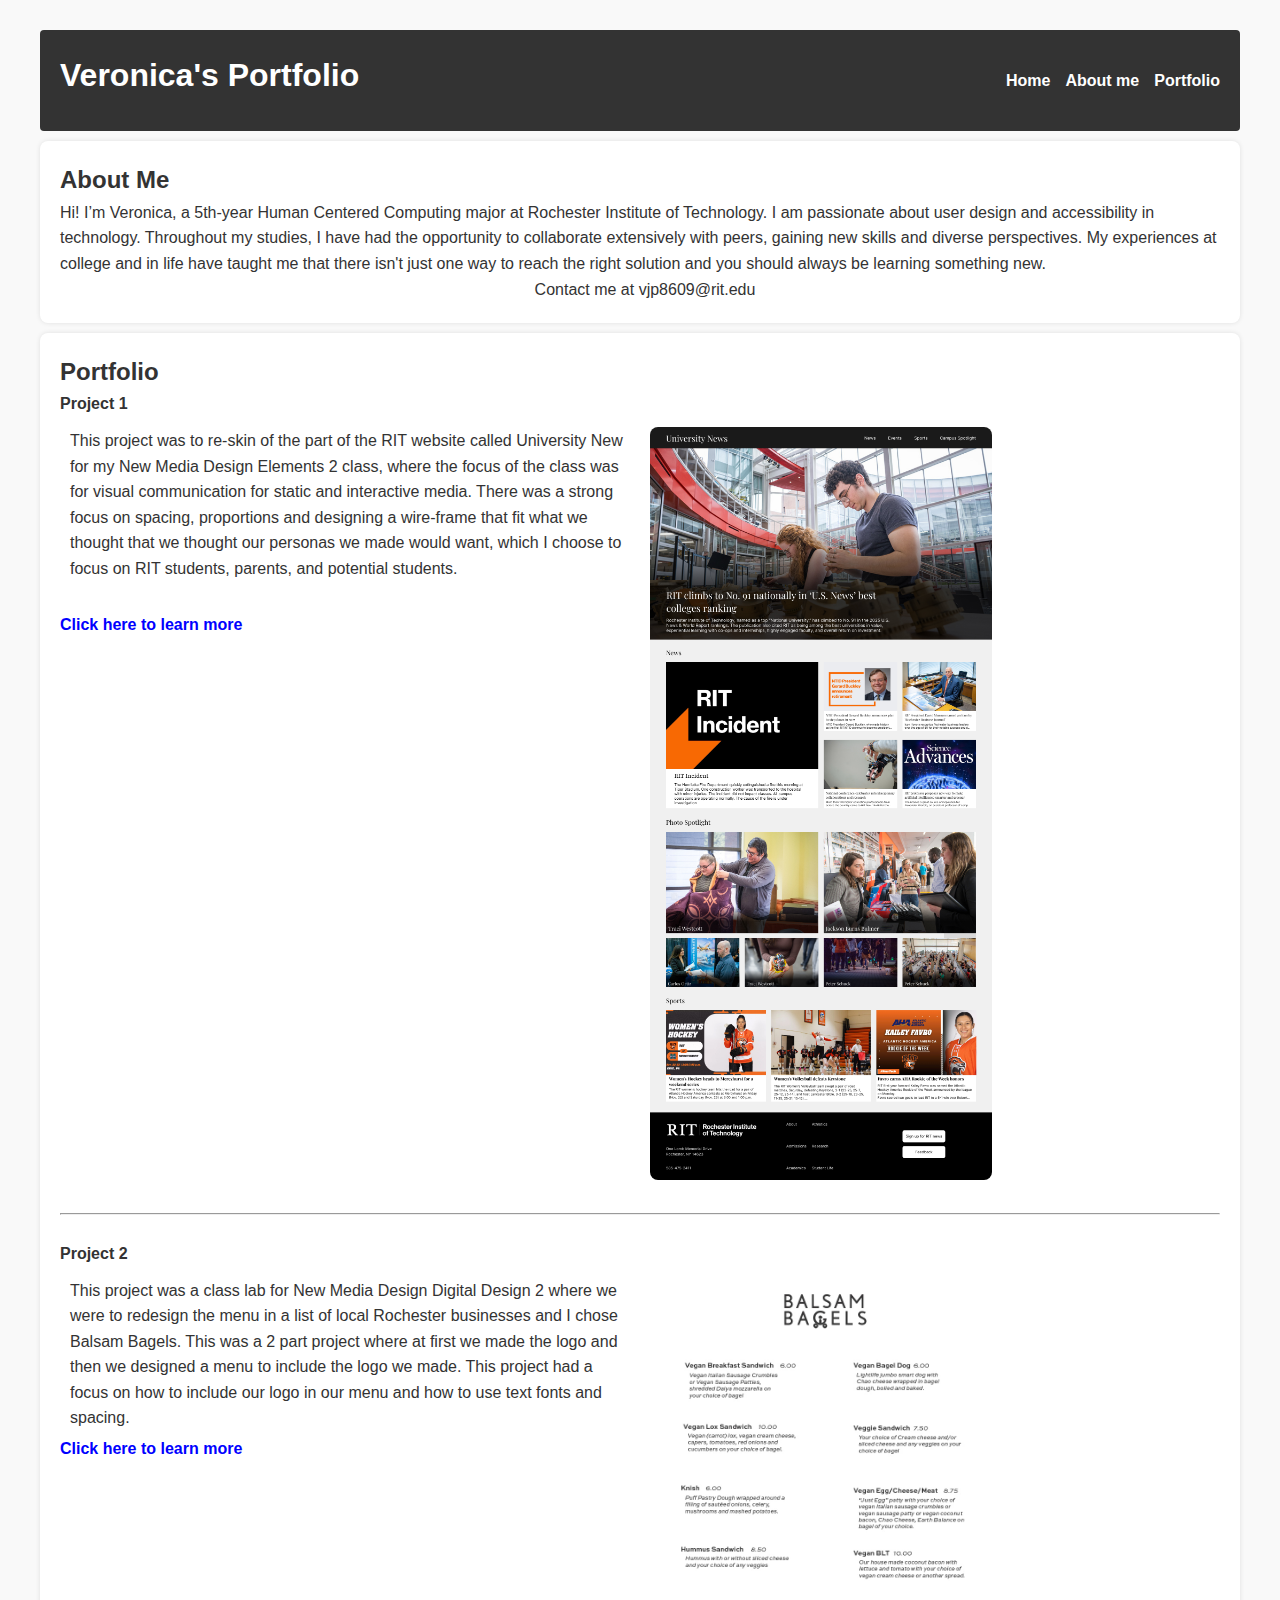
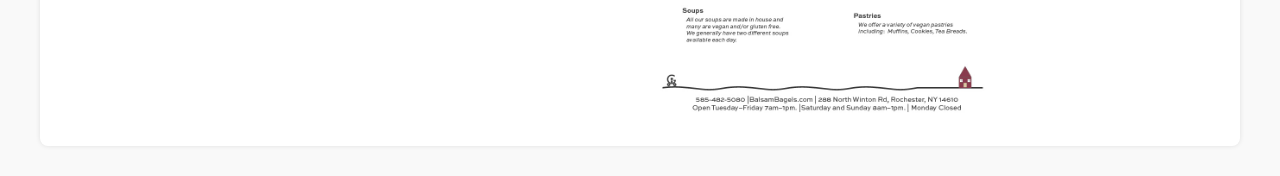
<file: index.html>
<!DOCTYPE html>
<html>
<head>
    <meta charset="UTF-8" />
    <title>Portfolio</title>
    <link rel="stylesheet" href="style.css"/>
</head>
<body>
    <header><h1>Veronica's Portfolio</h1><nav><a href="index.html">Home</a><a href="#about">About me</a><a href="#portfolio">Portfolio</a>
    </nav>
    </header>
    <section id="about">
            <h2>About Me</h2>
            Hi! I’m Veronica, a 5th-year Human Centered Computing major at Rochester Institute of Technology. I am passionate about user design and accessibility in technology. Throughout my studies, I have had the opportunity to collaborate extensively with peers, gaining new skills and diverse perspectives. My experiences at college and in life have taught me that there isn't just one way to reach the right solution and you should always be learning something new.
            <p style="text-align: center;">Contact me at vjp8609@rit.edu</p>
    </section>
    <section id="portfolio">
        <h2>Portfolio</h2>
    <h4>Project 1</h4>
        <div class="row">
            <div class="column">
                <p>This project was to re-skin of the part of the RIT website called University New for my New Media Design Elements 2 class, where the focus of the class was for visual communication for static and interactive media. There was a strong focus on spacing, proportions and designing a wire-frame that fit what we thought that we thought our personas we made would want, which I choose to focus on RIT students, parents, and potential students.</p>
            <br>
            <a class="item" href="otherpages/project_1.html">Click here to learn more</a>
            </div>
            <div class="column">
                <img style="width: 60%;"src="images/redesign.jpg" alt="A menu from Balsam Bagels featuring vegan options such as a Vegan Breakfast Sandwich, Vegan Bagel Dog, Vegan Lox Sandwich, and more. The menu lists prices and includes descriptions like 'Vegan Sausage Crumbles' and 'Chao cheese,' along with a note that soups and pastries are available.">
            </div>
          </div>
        <br>
        <hr>
        <br>
        <h4>Project 2</h4>
        <div class="row">
            <div class="column">
                <p>This project was a class lab for New Media Design Digital Design 2 where we were to redesign the menu in a list of local Rochester businesses and I chose Balsam Bagels. This was a 2 part project where at first we made the logo and then we designed a menu to include the logo we made. This project had a focus on how to include our logo in our menu and how to use text fonts and spacing.</p>
            <a class="item" href="otherpages/project_2.html">Click here to learn more</a>
            </div>
            <div class="column">
                <img style="width: 60%;"src="images/Balsam_Bagels.jpg" alt=" A menu design for Balsam Bagels featuring vegan options such as a Vegan Breakfast Sandwich, Vegan Bagel Dog, Vegan Lox Sandwich, and more. The menu lists prices and includes descriptions like 'Vegan Sausage Crumbles' and 'Chao cheese,'' along with a note that soups and pastries are available.">
            </div>
          </div>
    </section>
</body>
</html>
</file>
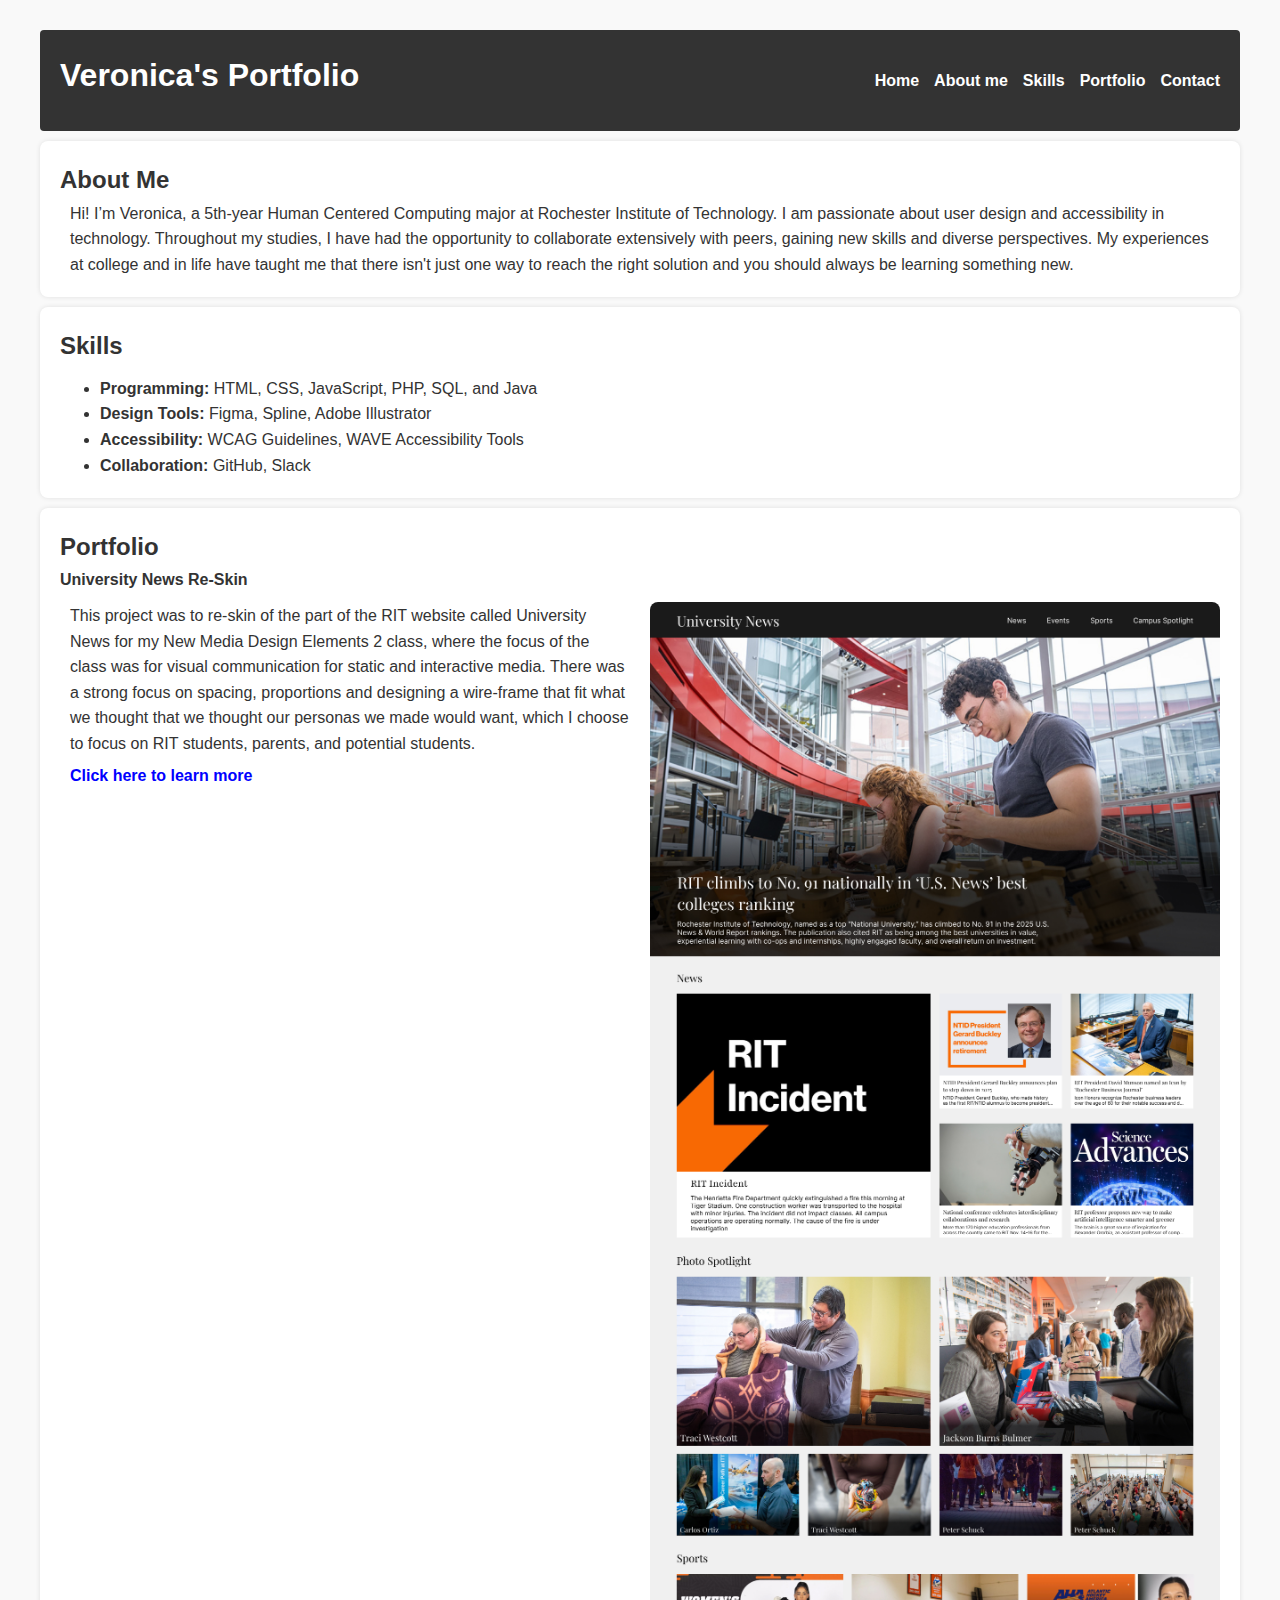
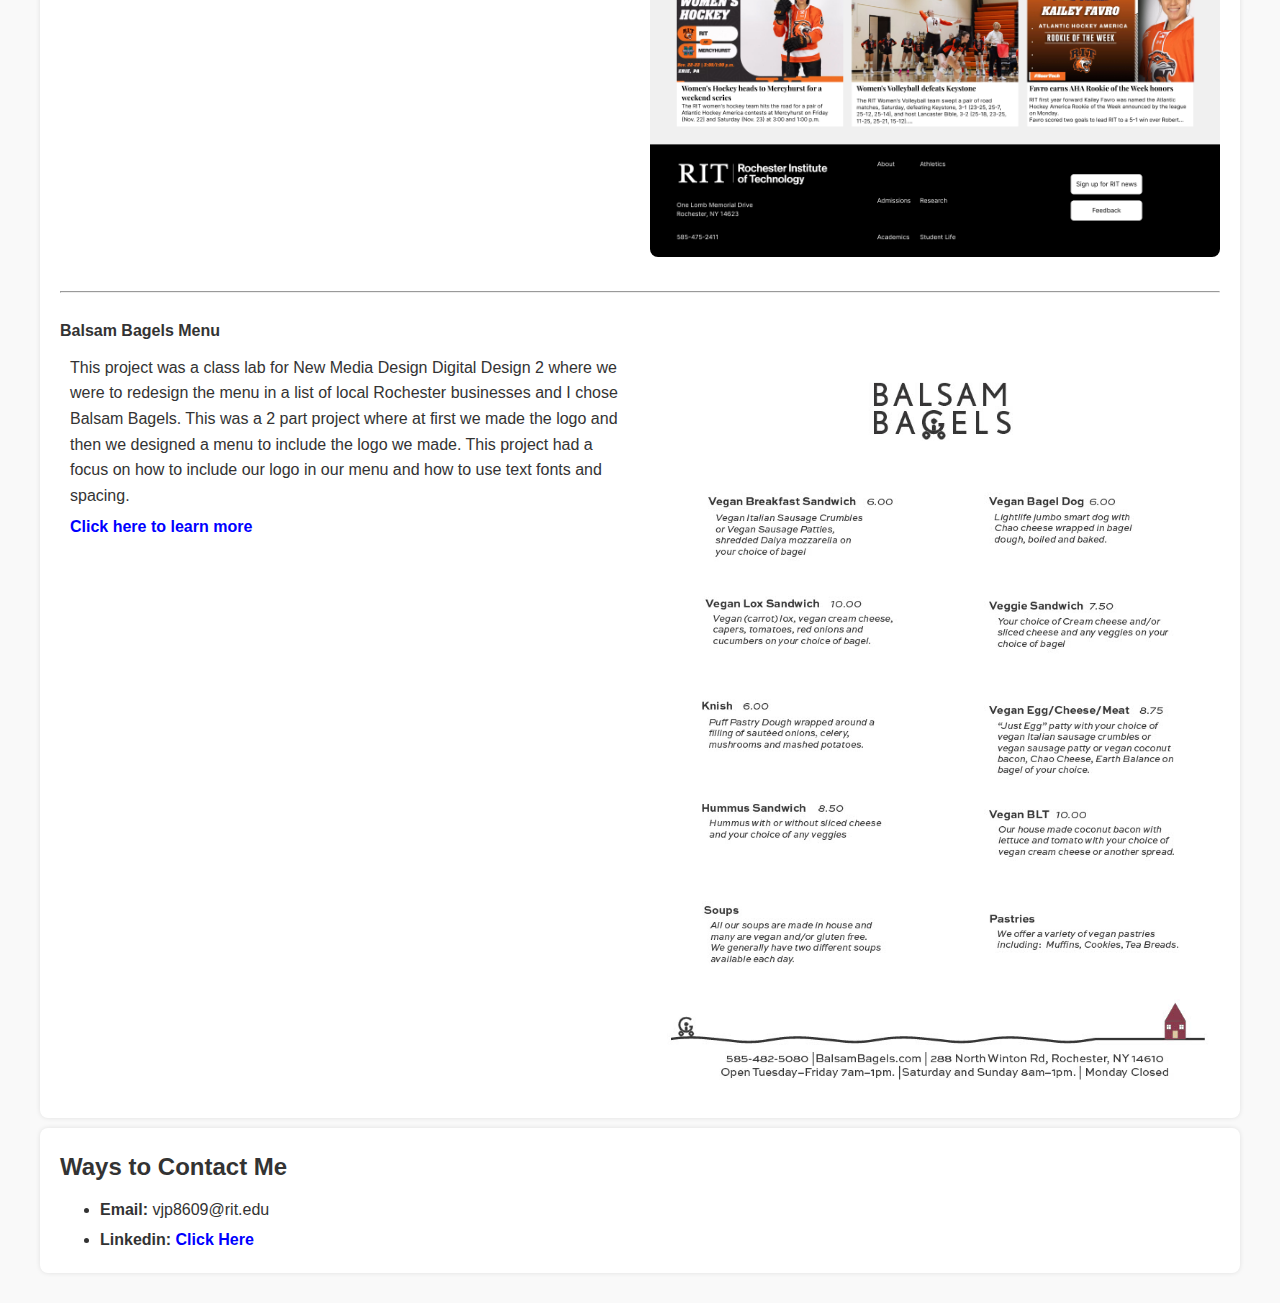
<file: Main.html>
<!DOCTYPE html>
<html>
<head>
    <meta charset="UTF-8" />
    <title>Portfolio</title>
    <link rel="stylesheet" href="style.css"/>
</head>
<body>
    <header><h1>Veronica's Portfolio</h1><nav><a href="/portfolio/Main.html">Home</a><a href="#about">About me</a><a href="#skills">Skills</a><a href="#portfolio">Portfolio</a><a href="#contact">Contact</a>
    </nav>
    </header>
    <section id="about">
            <h2>About Me</h2>
            <p>Hi! I’m Veronica, a 5th-year Human Centered Computing major at Rochester Institute of Technology. I am passionate about user design and accessibility in technology. Throughout my studies, I have had the opportunity to collaborate extensively with peers, gaining new skills and diverse perspectives. My experiences at college and in life have taught me that there isn't just one way to reach the right solution and you should always be learning something new.
    </p></section>   
    <section id="skills">
        <h2>Skills</h2>
        <ul>
          <li><strong>Programming:</strong> HTML, CSS, JavaScript, PHP, SQL, and Java</li>
          <li><strong>Design Tools:</strong> Figma, Spline, Adobe Illustrator</li>
          <li><strong>Accessibility:</strong> WCAG Guidelines, WAVE Accessibility Tools</li>
          <li><strong>Collaboration:</strong> GitHub, Slack</li>
        </ul>
      </section>
    <section id="portfolio">
        <h2>Portfolio</h2>
    <h4>University News Re-Skin</h4>
        <div class="row">
            <div class="column">
                <p>This project was to re-skin of the part of the RIT website called University News for my New Media Design Elements 2 class, where the focus of the class was for visual communication for static and interactive media. There was a strong focus on spacing, proportions and designing a wire-frame that fit what we thought that we thought our personas we made would want, which I choose to focus on RIT students, parents, and potential students.</p>
            <a style="padding-left: 10px; padding-top: 1px;" class="item" href="project_1.html">Click here to learn more</a>
            </div>
            <div class="column">
                <img src="images/redesign.jpg" alt="Image of the redesign for Rochester Institute of Technology University News webpage. The top section features a large banner photo of students working on a project in a modern campus building, with the headline 'RIT climbs to No. 91 nationally in ‘U.S. News’ best colleges ranking.' Below that are sections titled 'News,' 'Photo Spotlight,' and 'Sports.' News articles cover a campus fire incident, retirement of NTID President Gerard Buckley, a national conference on research collaboration, and new AI research by an RIT professor. The Photo Spotlight includes various campus life and event photos. The Sports section highlights upcoming women’s hockey games, volleyball wins, and Kailey Favro earning Rookie of the Week honors. The footer includes contact details for RIT and links to various institutional pages like Admissions, Athletics, and Student Life.">
            </div>
          </div>
        <br>
        <hr>
        <br>
        <h4>Balsam Bagels Menu</h4>
        <div class="row">
            <div class="column">
                <p>This project was a class lab for New Media Design Digital Design 2 where we were to redesign the menu in a list of local Rochester businesses and I chose Balsam Bagels. This was a 2 part project where at first we made the logo and then we designed a menu to include the logo we made. This project had a focus on how to include our logo in our menu and how to use text fonts and spacing.</p>
            <a style="padding-left: 10px; padding-top: 1px;" class="item" href="project_2.html">Click here to learn more</a>
            </div>
            <div class="column">
                <img src="images/Balsam_Bagels.jpg" alt=" A menu design for Balsam Bagels featuring vegan options such as a Vegan Breakfast Sandwich, Vegan Bagel Dog, Vegan Lox Sandwich, and more. The menu lists prices and includes descriptions like 'Vegan Sausage Crumbles' and 'Chao cheese,'' along with a note that soups and pastries are available.">
            </div>
          </div>
    </section>
    <section id="contact">
        <h2>Ways to Contact Me</h2>
        <ul>
          <li><strong>Email:</strong> vjp8609@rit.edu</li>
          <li><strong>Linkedin:</strong> <a class="item" href="https://www.linkedin.com/in/veronica-petti"> Click Here</a></li>
        </ul>
      </section>
</body>
</html>
</file>
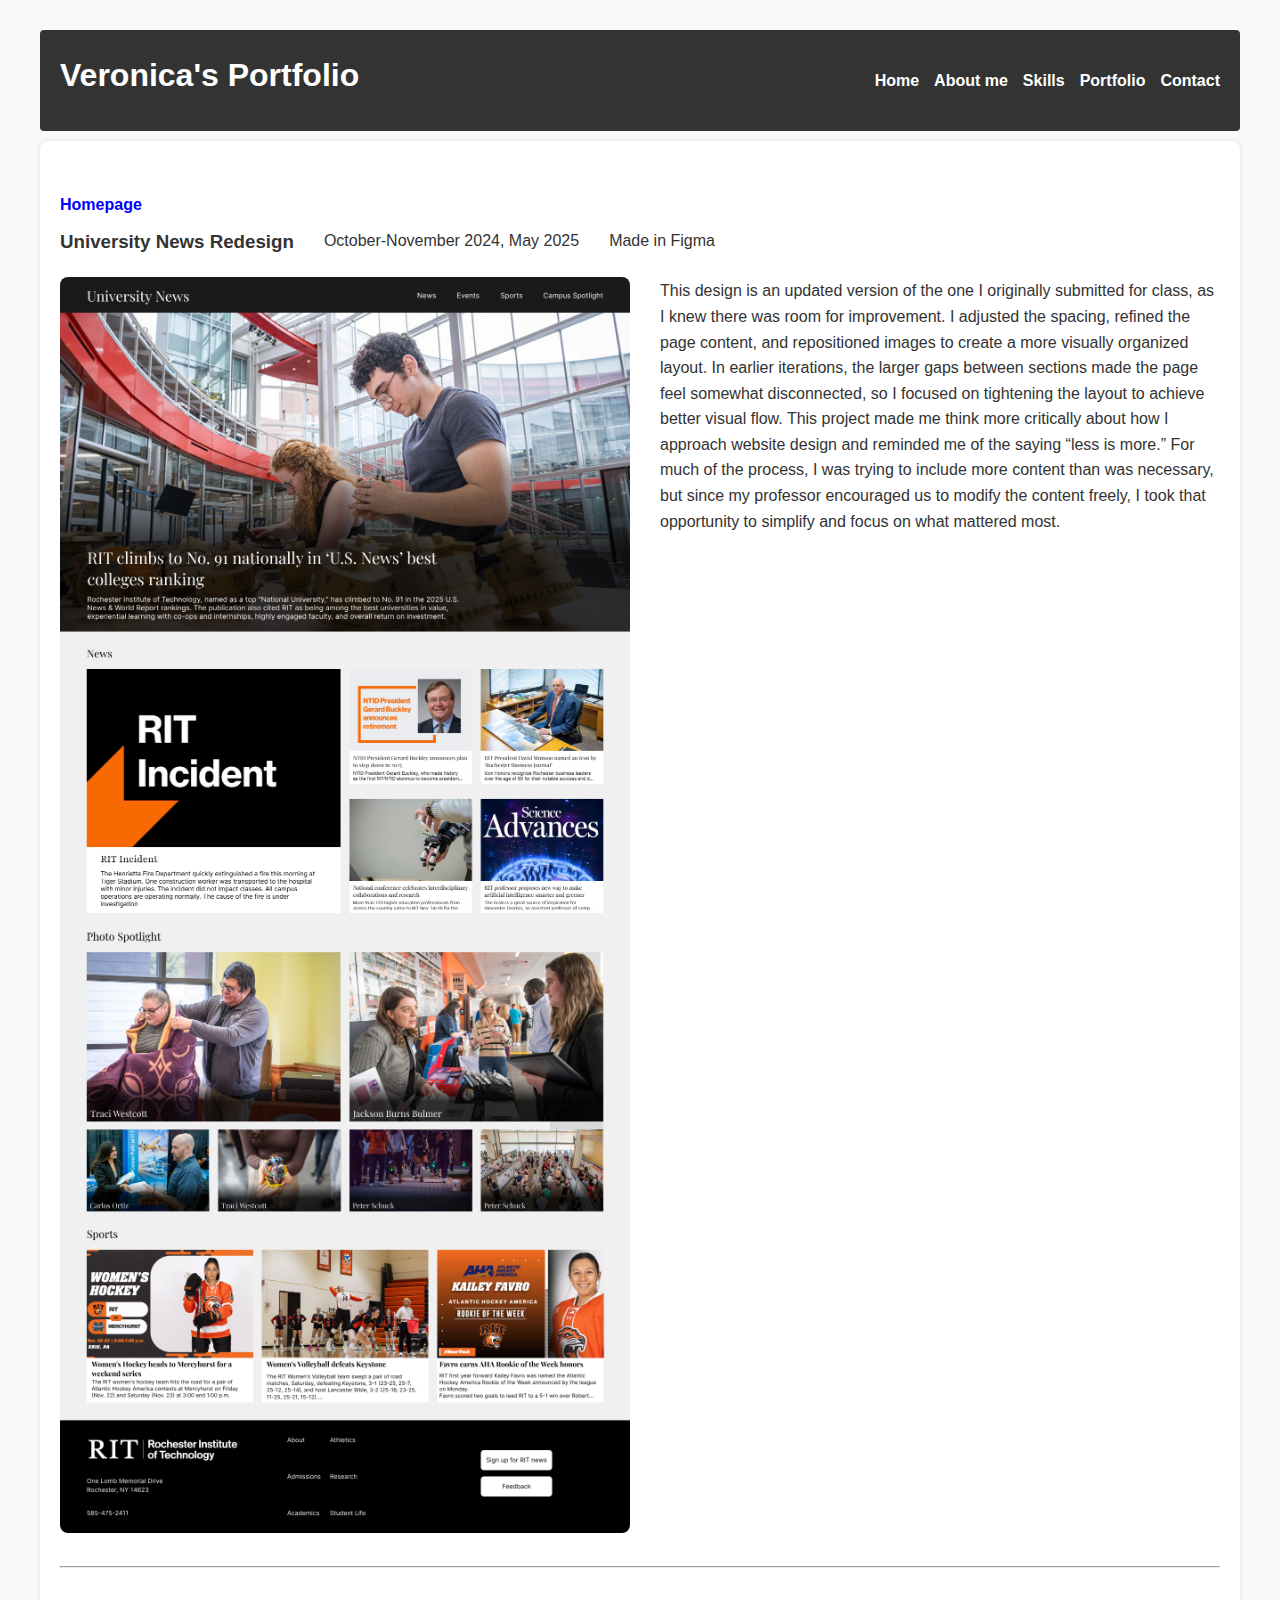
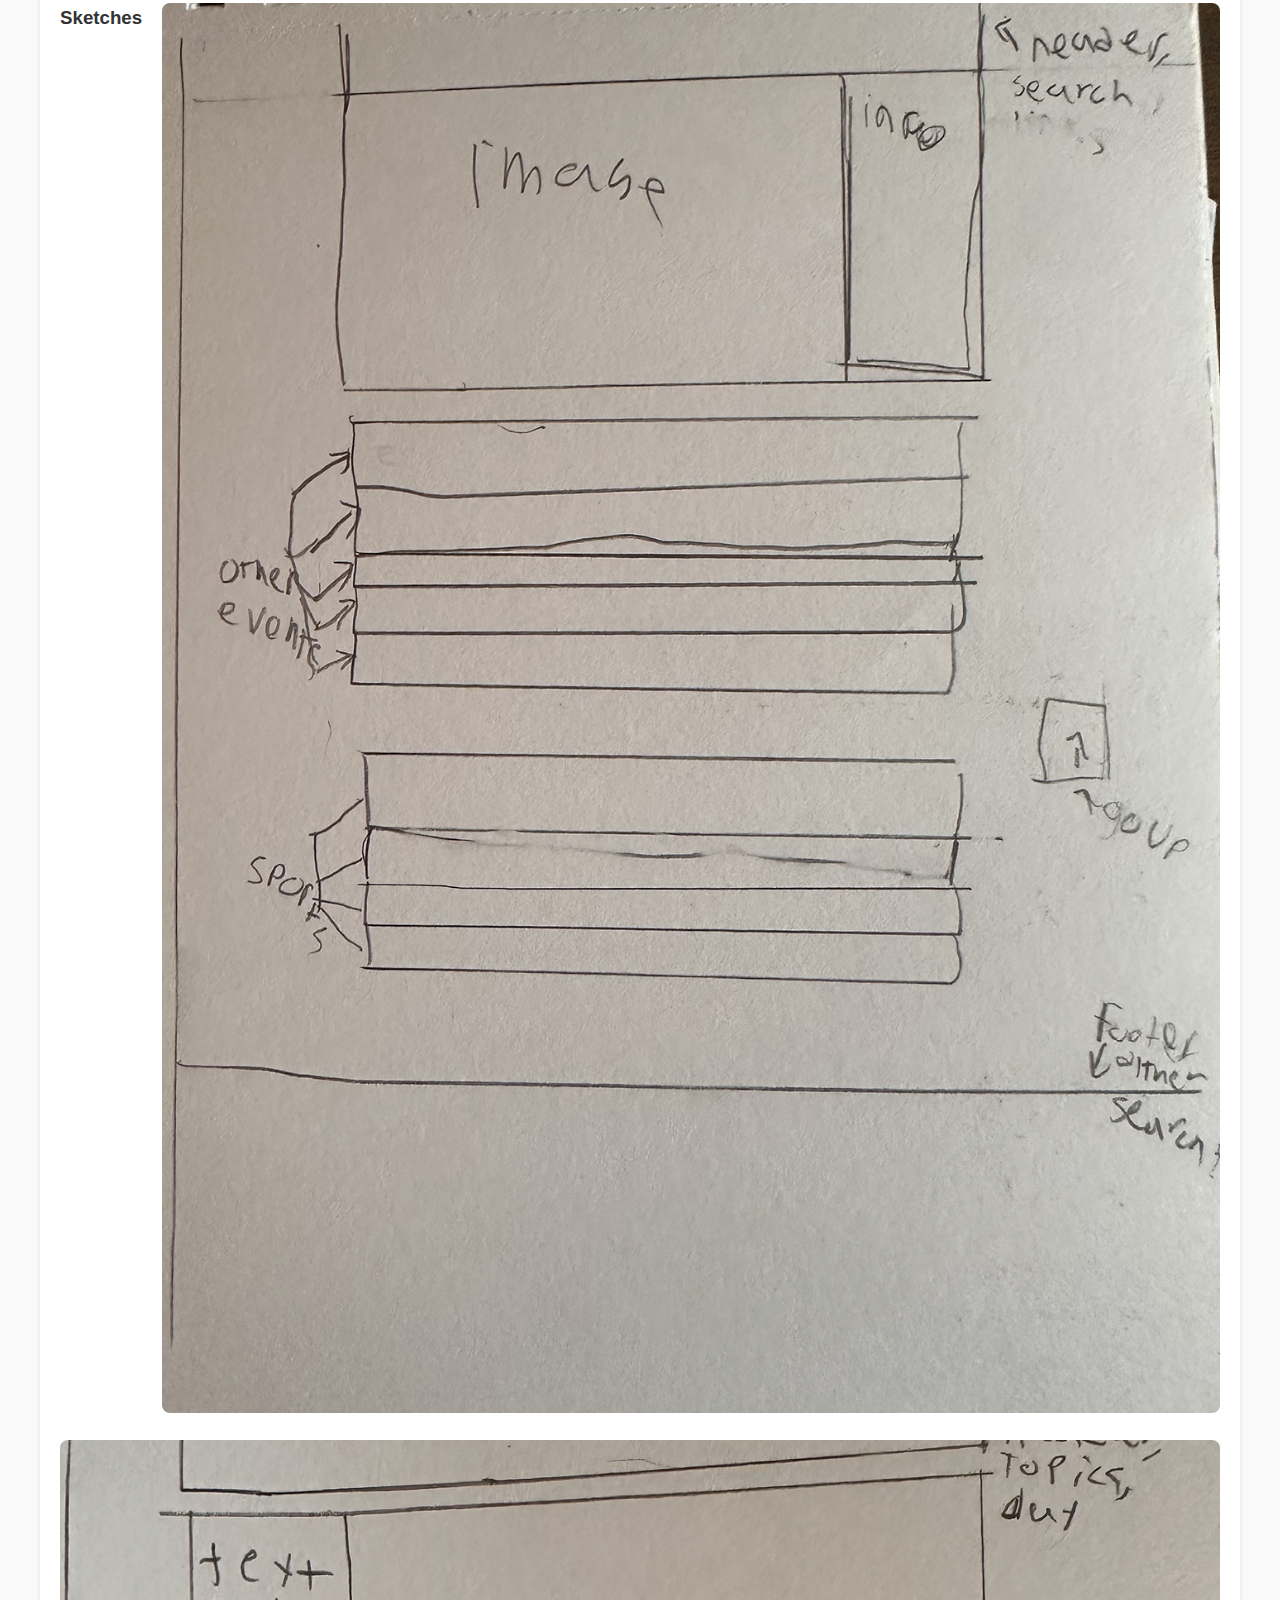
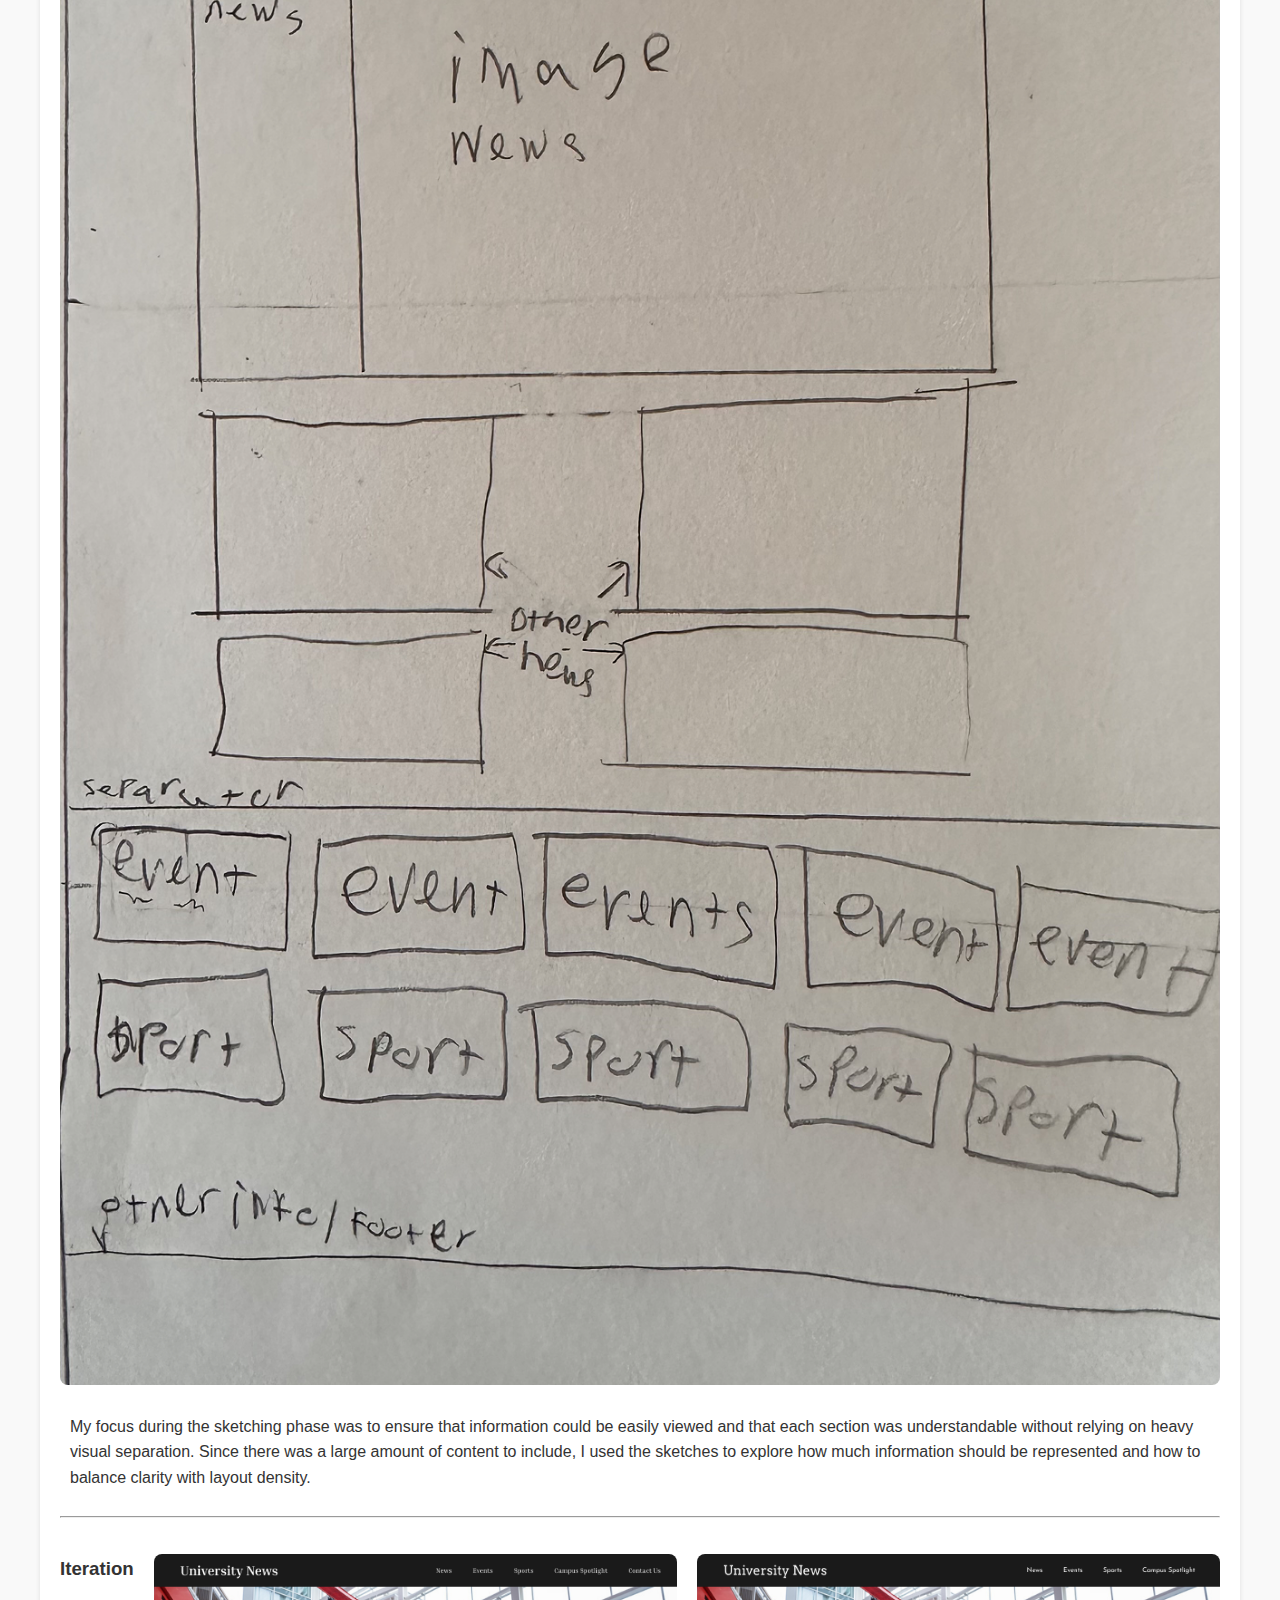
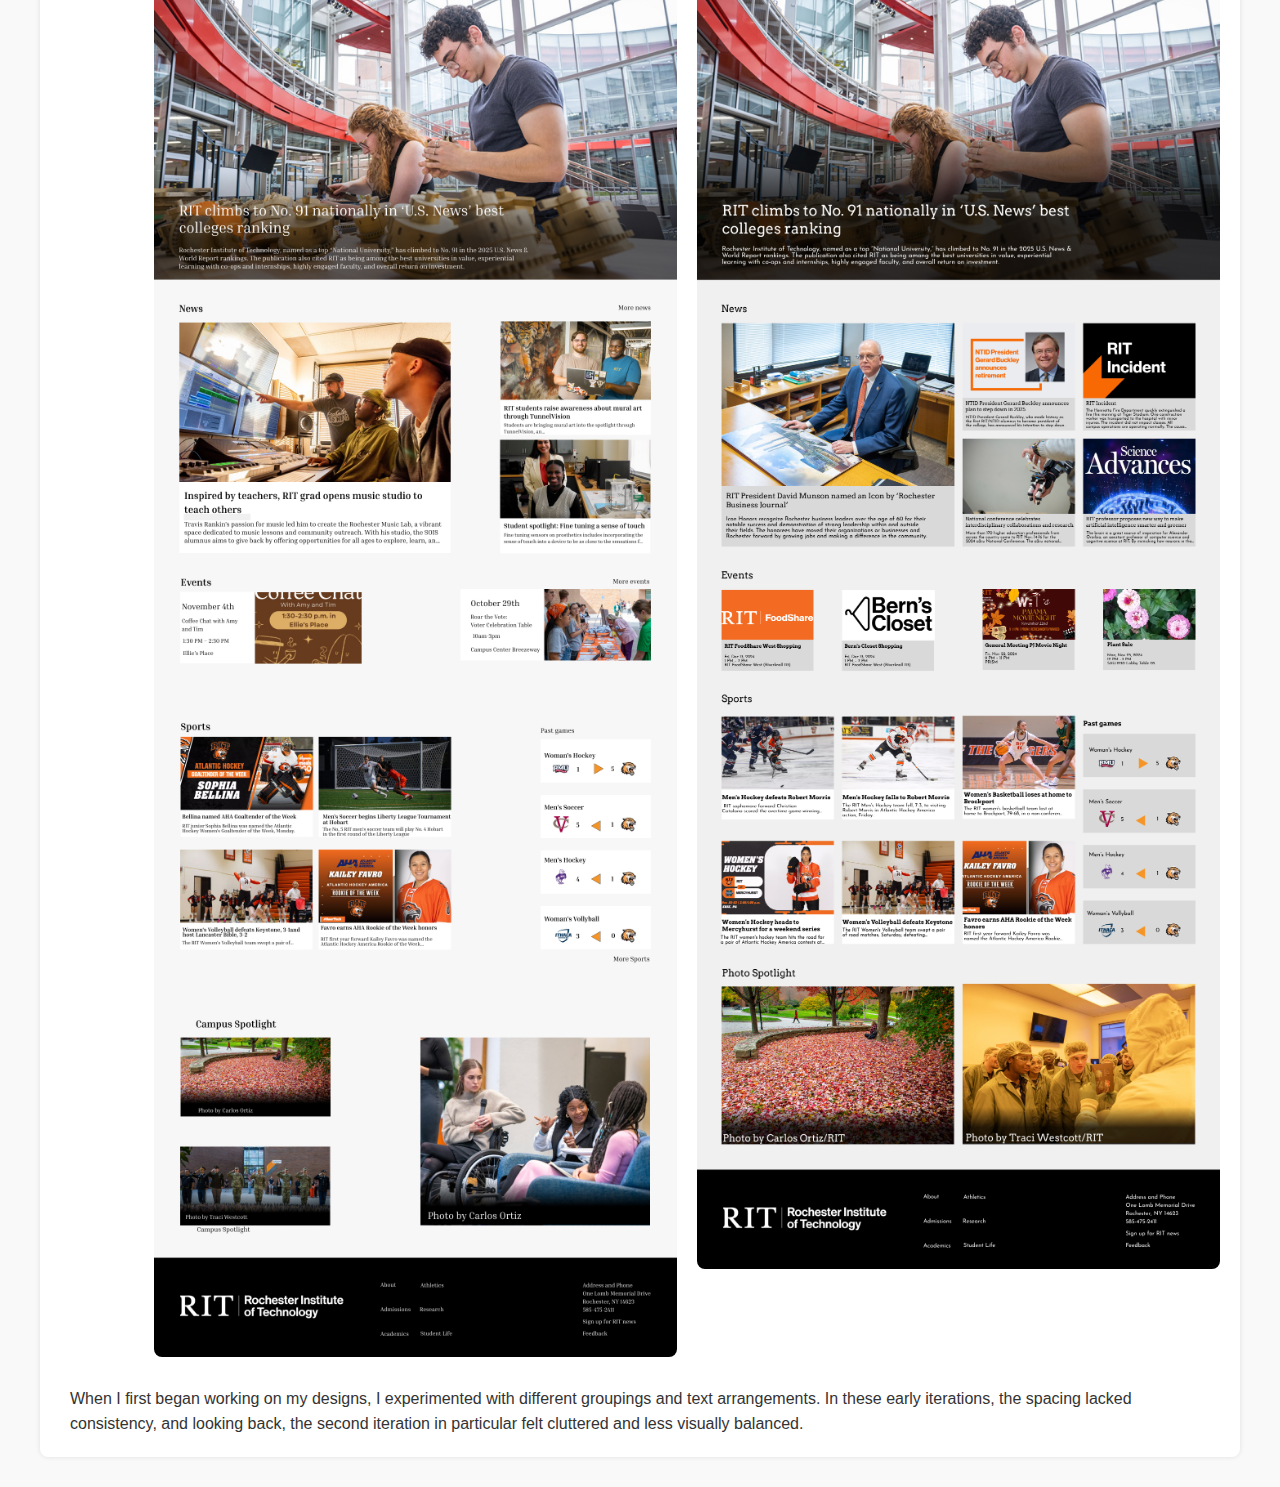
<file: project_1.html>
<!DOCTYPE html>
<html>
<head>
    <meta charset="UTF-8" />
    <title>project 1</title>
    <link rel="stylesheet" href="style.css"/>
</head>
<body>
    <header><h1>Veronica's Portfolio</h1><nav><a href="/portfolio/Main.html">Home</a><a href="/portfolio/Main.html#about">About me</a><a href="/portfolio/Main.html#skills">Skills</a><a href="/portfolio/Main.html#portfolio">Portfolio</a><a href="/portfolio/Main.html#contact">Contact</a>
    </nav>
    </header>
    <section>
        <br>
        <a class="item" href="/portfolio/Main.html">Homepage</a>
        <br>
        <div class="row">
             <h3>University News Redesign</h3>
             <p>October-November 2024, May 2025</p>
            <p>Made in Figma</p>
             <br>
            <div class="column">
                <img src="images/redesign.jpg" alt="Image of the redesign for Rochester Institute of Technology University News webpage. The top section features a large banner photo of students working on a project in a modern campus building, with the headline 'RIT climbs to No. 91 nationally in ‘U.S. News’ best colleges ranking.' Below that are sections titled 'News,' 'Photo Spotlight,' and 'Sports.' News articles cover a campus fire incident, retirement of NTID President Gerard Buckley, a national conference on research collaboration, and new AI research by an RIT professor. The Photo Spotlight includes various campus life and event photos. The Sports section highlights upcoming women’s hockey games, volleyball wins, and Kailey Favro earning Rookie of the Week honors. The footer includes contact details for RIT and links to various institutional pages like Admissions, Athletics, and Student Life.">
            </div>
            <div class="column">
                <p>This design is an updated version of the one I originally submitted for class, as I knew there was room for improvement. I adjusted the spacing, refined the page content, and repositioned images to create a more visually organized layout. In earlier iterations, the larger gaps between sections made the page feel somewhat disconnected, so I focused on tightening the layout to achieve better visual flow. This project made me think more critically about how I approach website design and reminded me of the saying “less is more.” For much of the process, I was trying to include more content than was necessary, but since my professor encouraged us to modify the content freely, I took that opportunity to simplify and focus on what mattered most.</p>
            </div>
          </div>
          <br>
          <hr>
          <br>
        <div class="row">
            <h3>Sketches</h3>
            <div class="column">
                <img src="images/redesign_sketch_1.png" alt="A hand-drawn wireframe of a website layout. At the top, a large rectangular section labeled 'Image' is positioned next to a smaller box labeled 'info' with 'news,'' 'search,' and 'links' noted beside it. Below this are two horizontal content blocks: the first is labeled 'other events' with stacked rectangular sections, and the second is labeled 'sports' with a similar stacked layout. A small icon resembling an upward arrow is labeled “go up,” suggesting a scroll-to-top button. At the bottom, there is a 'Footer' area with a note 'other,'' indicating additional information or links.">
            </div>
            <div class="column">
                <img src="images/redesign_sketch_2.png" alt="A sketched layout for a news-based webpage. The top section includes a header area labeled 'logo, header, topics, date' with a search icon. Below it, a large 'image news' section is accompanied by a narrow 'text news' column on the left. The next row contains multiple rectangles labeled “other news.” A separating line divides this from a grid layout featuring boxes labeled “event” and “sport” arranged in two rows. At the bottom, there's a footer section labeled 'footer/search?.'">
            </div>
            <p>My focus during the sketching phase was to ensure that information could be easily viewed and that each section was understandable without relying on heavy visual separation. Since there was a large amount of content to include, I used the sketches to explore how much information should be represented and how to balance clarity with layout density.</p>
          </div>
          <br>
          <hr>
          <br>
          <div class="row">
            <h3>Iteration</h3>
            <div class="column">
                <img src="images/redesign_iteration1.jpg" alt="An image of a design made for the Rochester Institute of Technology University News webpage. The top section features a large banner photo of two students working on mechanical parts in a bright, modern campus building, with the headline “RIT climbs to No. 91 nationally in ‘U.S. News’ best colleges ranking.” Below the banner are sections titled “News,” “Events,” “Sports,” and “Campus Spotlight.” The News section highlights a story about an RIT graduate opening a music studio and smaller articles about mural art and prosthetics research. The Events section lists a Coffee Chat on November 4th and a Voter Celebration Table on October 29th. The Sports section showcases women’s hockey and volleyball games, as well as Kailey Favro and Sophia Bellina receiving AHA honors. The Campus Spotlight displays photos of students and campus scenes. The footer contains RIT contact information and links to pages for Admissions, Research, and Student Life.">
            </div>
            <div class="column">
                <img src="images/redesign_iteration2.jpg" alt="An image of a design made for for the Rochester Institute of Technology University News webpage. The top section features the same banner photo of two students working on a project in a modern academic space, with the headline “RIT climbs to No. 91 nationally in ‘U.S. News’ best colleges ranking.” Below that, the layout displays sections titled “News,” “Events,” “Sports,” and “Photo Spotlight.” The News section includes stories about RIT President David Munson being recognized by the Rochester Business Journal, NTID President Gerard Buckley’s retirement, a campus incident report, research collaborations, and advances in artificial intelligence. The Events section highlights campus programs such as RIT FoodShare, Bern’s Closet Shopping, a pajama movie night, and a plant sale. The Sports section covers men’s and women’s hockey, volleyball, and basketball games, with a sidebar showing recent game scores. The Photo Spotlight features campus life and lab images. The footer lists RIT’s address, contact number, and institutional links.">
            </div>
            <p>When I first began working on my designs, I experimented with different groupings and text arrangements. In these early iterations, the spacing lacked consistency, and looking back, the second iteration in particular felt cluttered and less visually balanced.</p>
          </div>
</section>
</body>
</html>
</file>
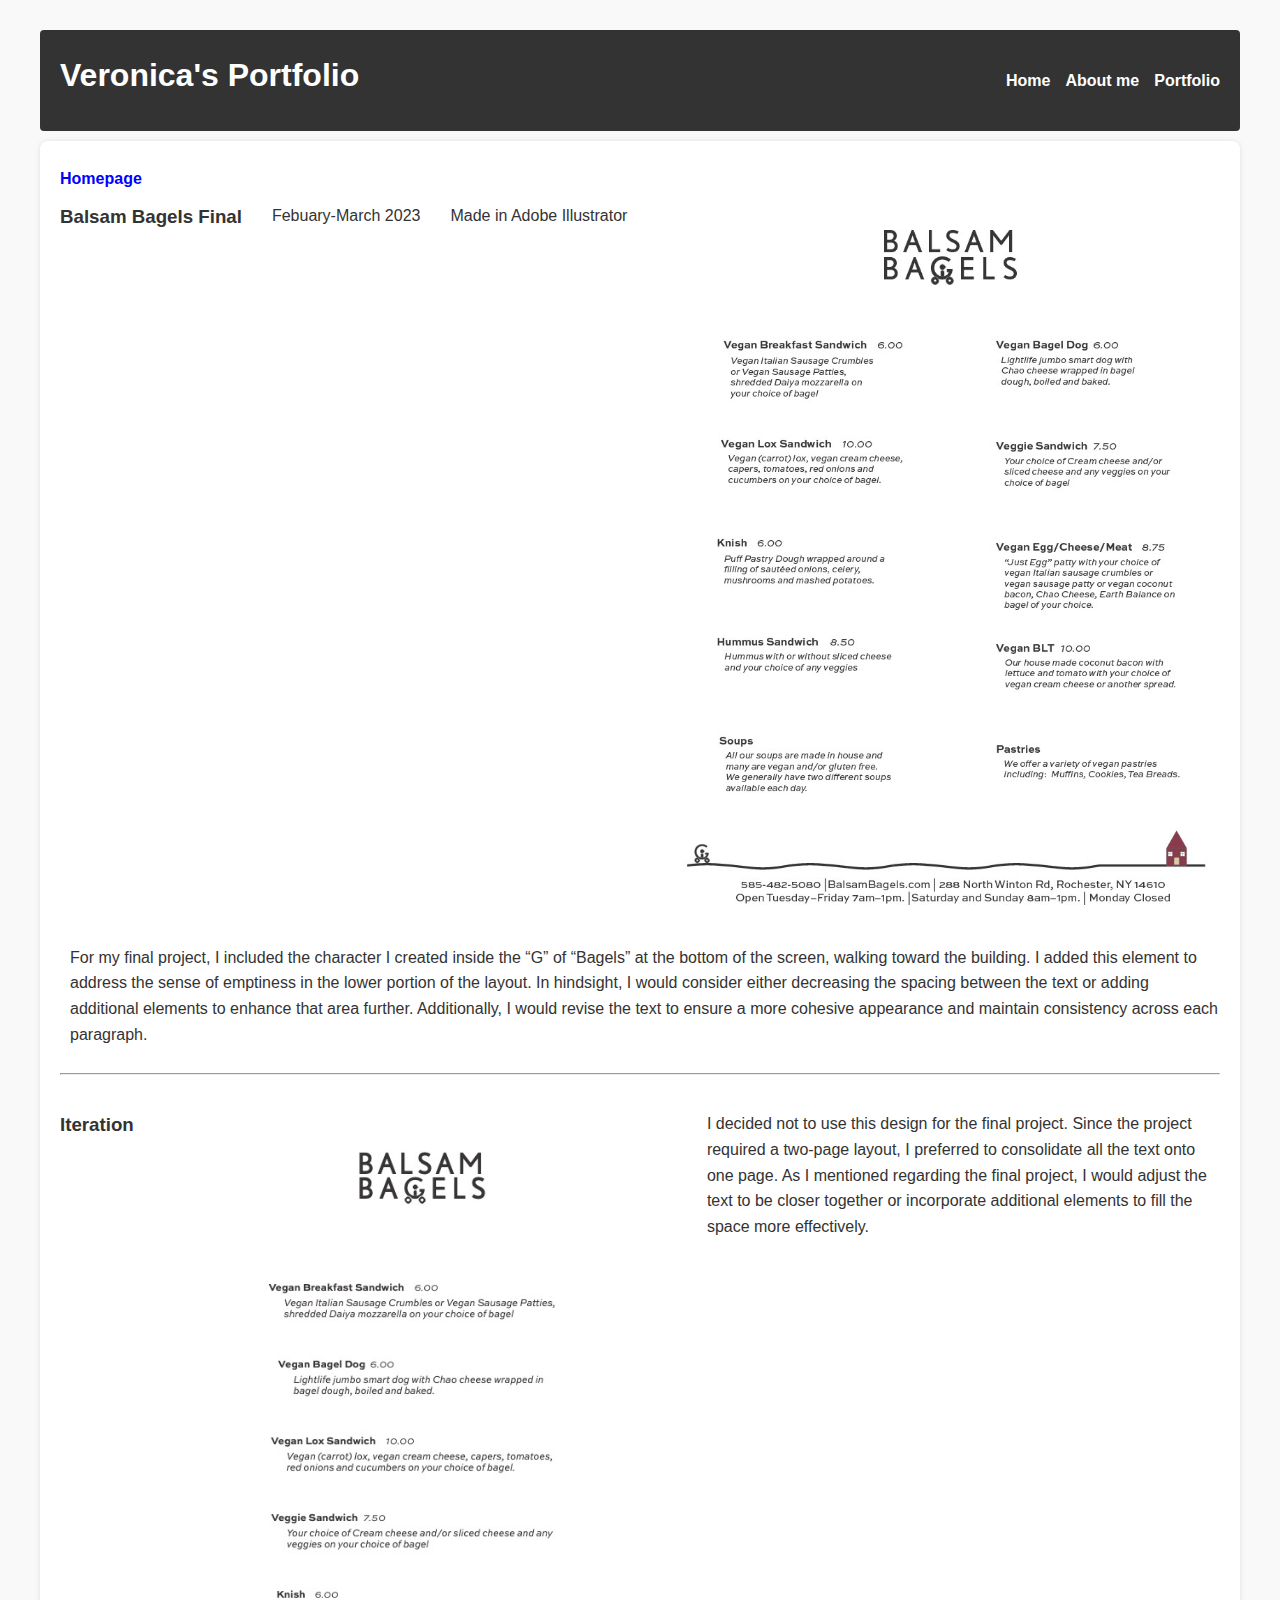
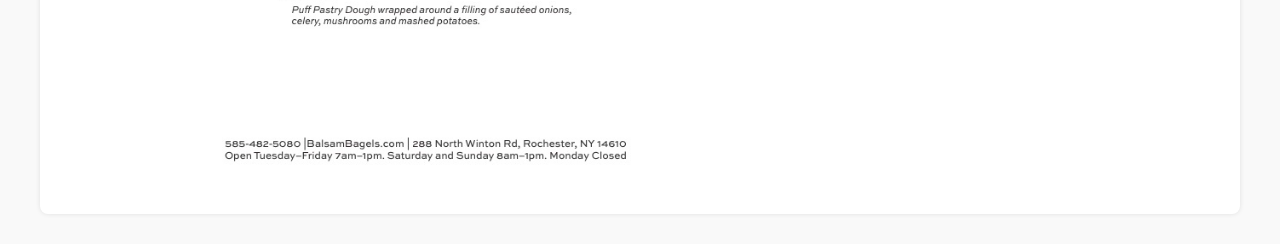
<file: project_2.html>
<!DOCTYPE html>
<html>
<head>
    <meta charset="UTF-8" />
    <title>project 2</title>
    <link rel="stylesheet" href="style.css"/>
</head>
<body>
    <header><h1>Veronica's Portfolio</h1><nav><a href="/portfolio/Main.html">Home</a><a href="/portfolio/Main.html#about">About me</a><a href="/portfolio/Main.html#portfolio">Portfolio</a>
    </nav>
    </header>
    <section>
        <a class="item" href="/portfolio/Main.html">Homepage</a>
        <br>
         <div class="row">
            <h3> Balsam Bagels Final</h3>
            <p>Febuary-March 2023</p>
             <p>Made in Adobe Illustrator</p>
            <br>
            <div class="column">
                <img src="images/Balsam_Bagels.jpg" alt="A menu from Balsam Bagels featuring vegan options such as a Vegan Breakfast Sandwich, Vegan Bagel Dog, Vegan Lox Sandwich, and more. The menu lists prices and includes descriptions like 'Vegan Sausage Crumbles' and 'Chao cheese,'along with a note that soups and pastries are available.">
            </div>
            <div class="column">
                <p>For my final project, I included the character I created inside the “G” of “Bagels” at the bottom of the screen, walking toward the building. I added this element to address the sense of emptiness in the lower portion of the layout. In hindsight, I would consider either decreasing the spacing between the text or adding additional elements to enhance that area further. Additionally, I would revise the text to ensure a more cohesive appearance and maintain consistency across each paragraph.</p>
            </div>
          </div>
          <br>
          <hr>
          <br>
          <div class="row">
            <h3>Iteration</h3>
            <div class="column">
            <img src="images/Balsam_bagels_I.jpg" alt="A menu from Balsam Bagels that includes items like a Vegan Breakfast Sandwich, Vegan Bagel Dog, and Veggie Sandwich. It features various options with prices, emphasizing vegan ingredients and the option to customize with different toppings.">
            </div>
            <div class="column">
            <p>I decided not to use this design for the final project. Since the project required a two-page layout, I preferred to consolidate all the text onto one page. As I mentioned regarding the final project, I would adjust the text to be closer together or incorporate additional elements to fill the space more effectively.</p>
            </div>
          </div>
</section>
</body>
</html>
</file>
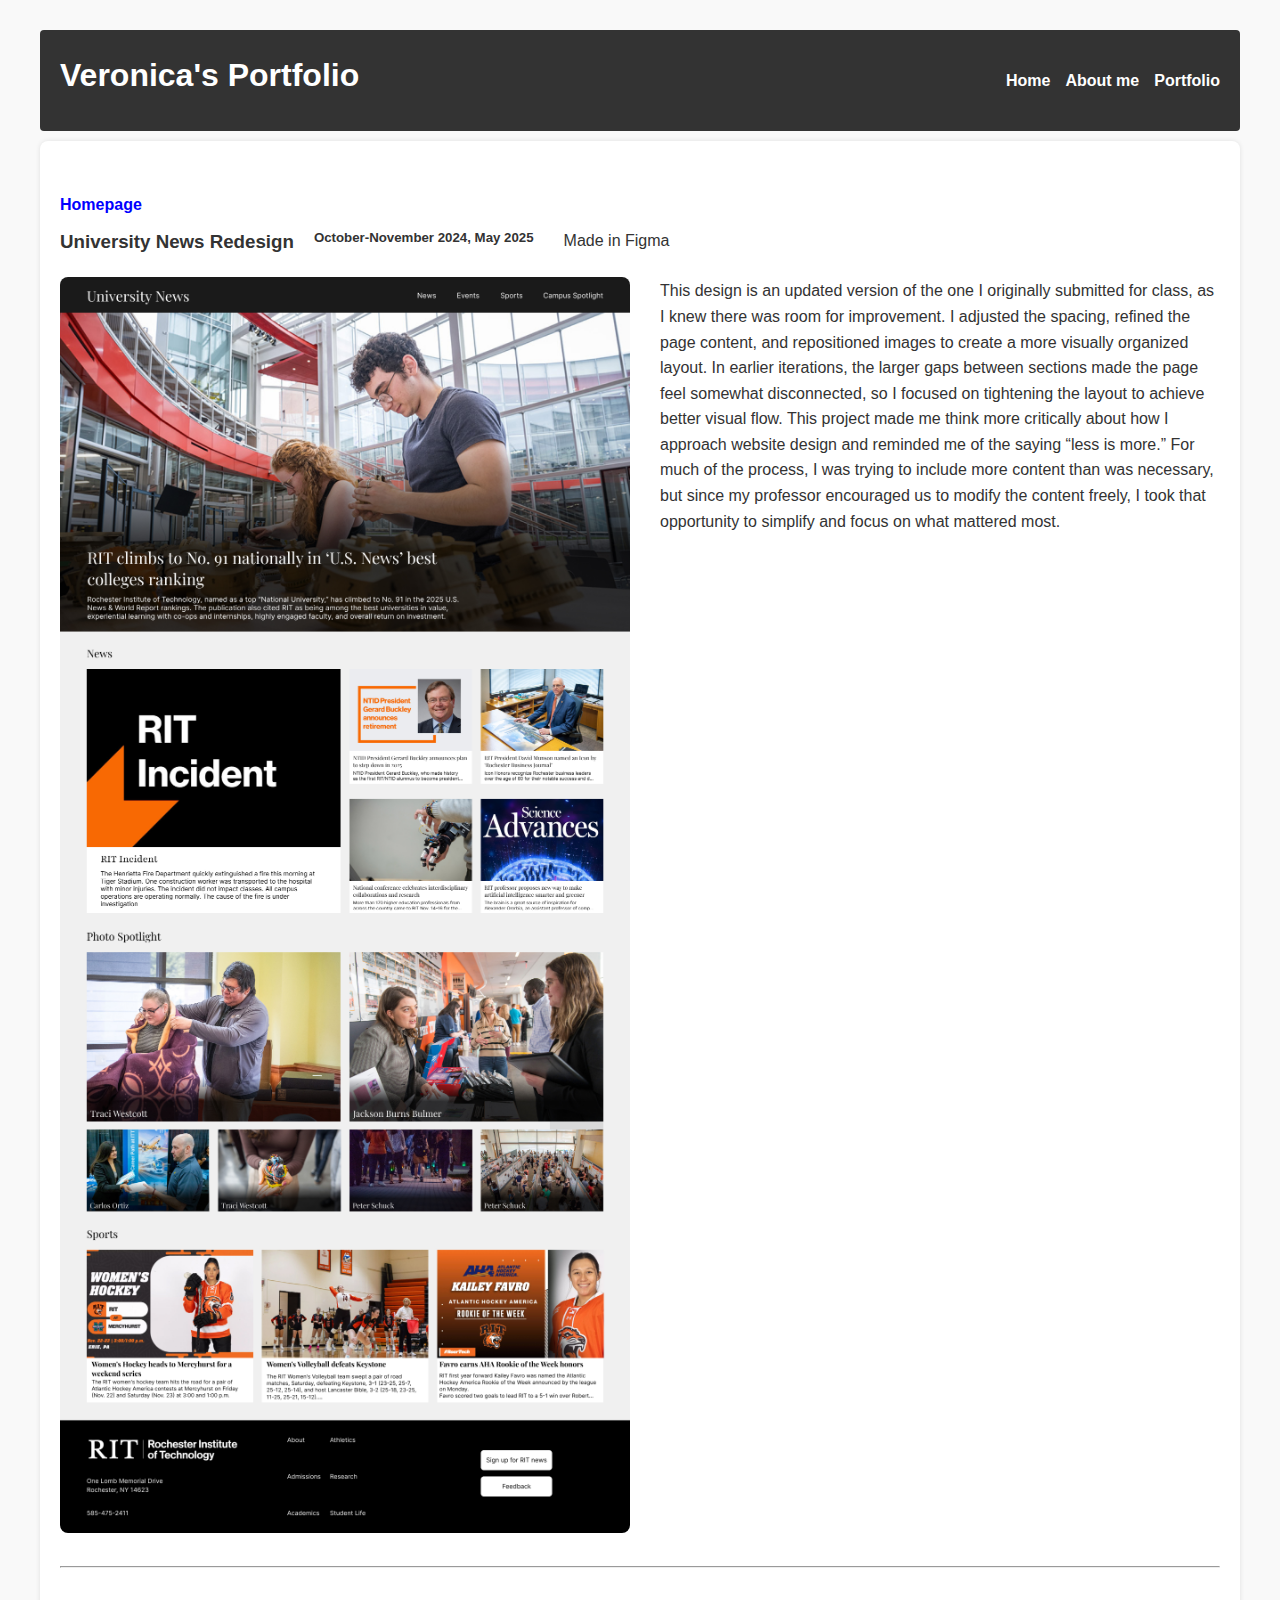
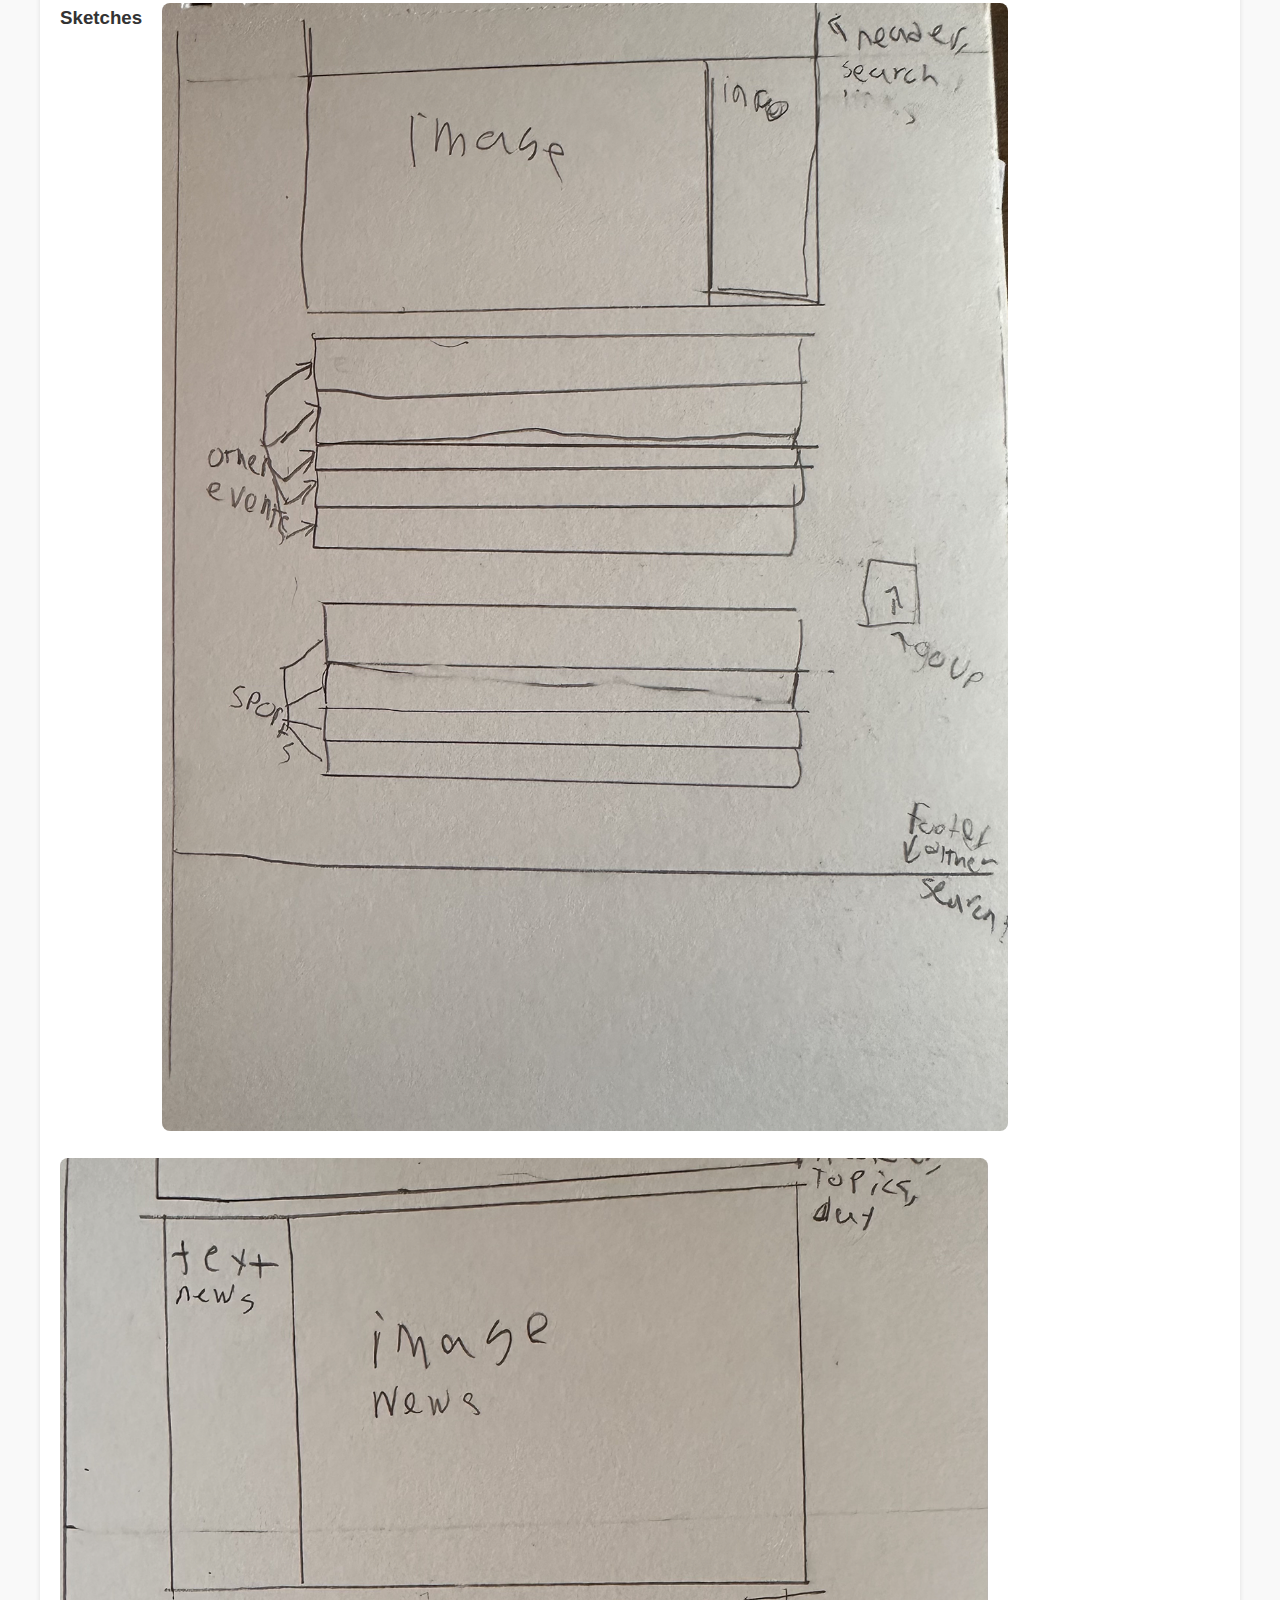
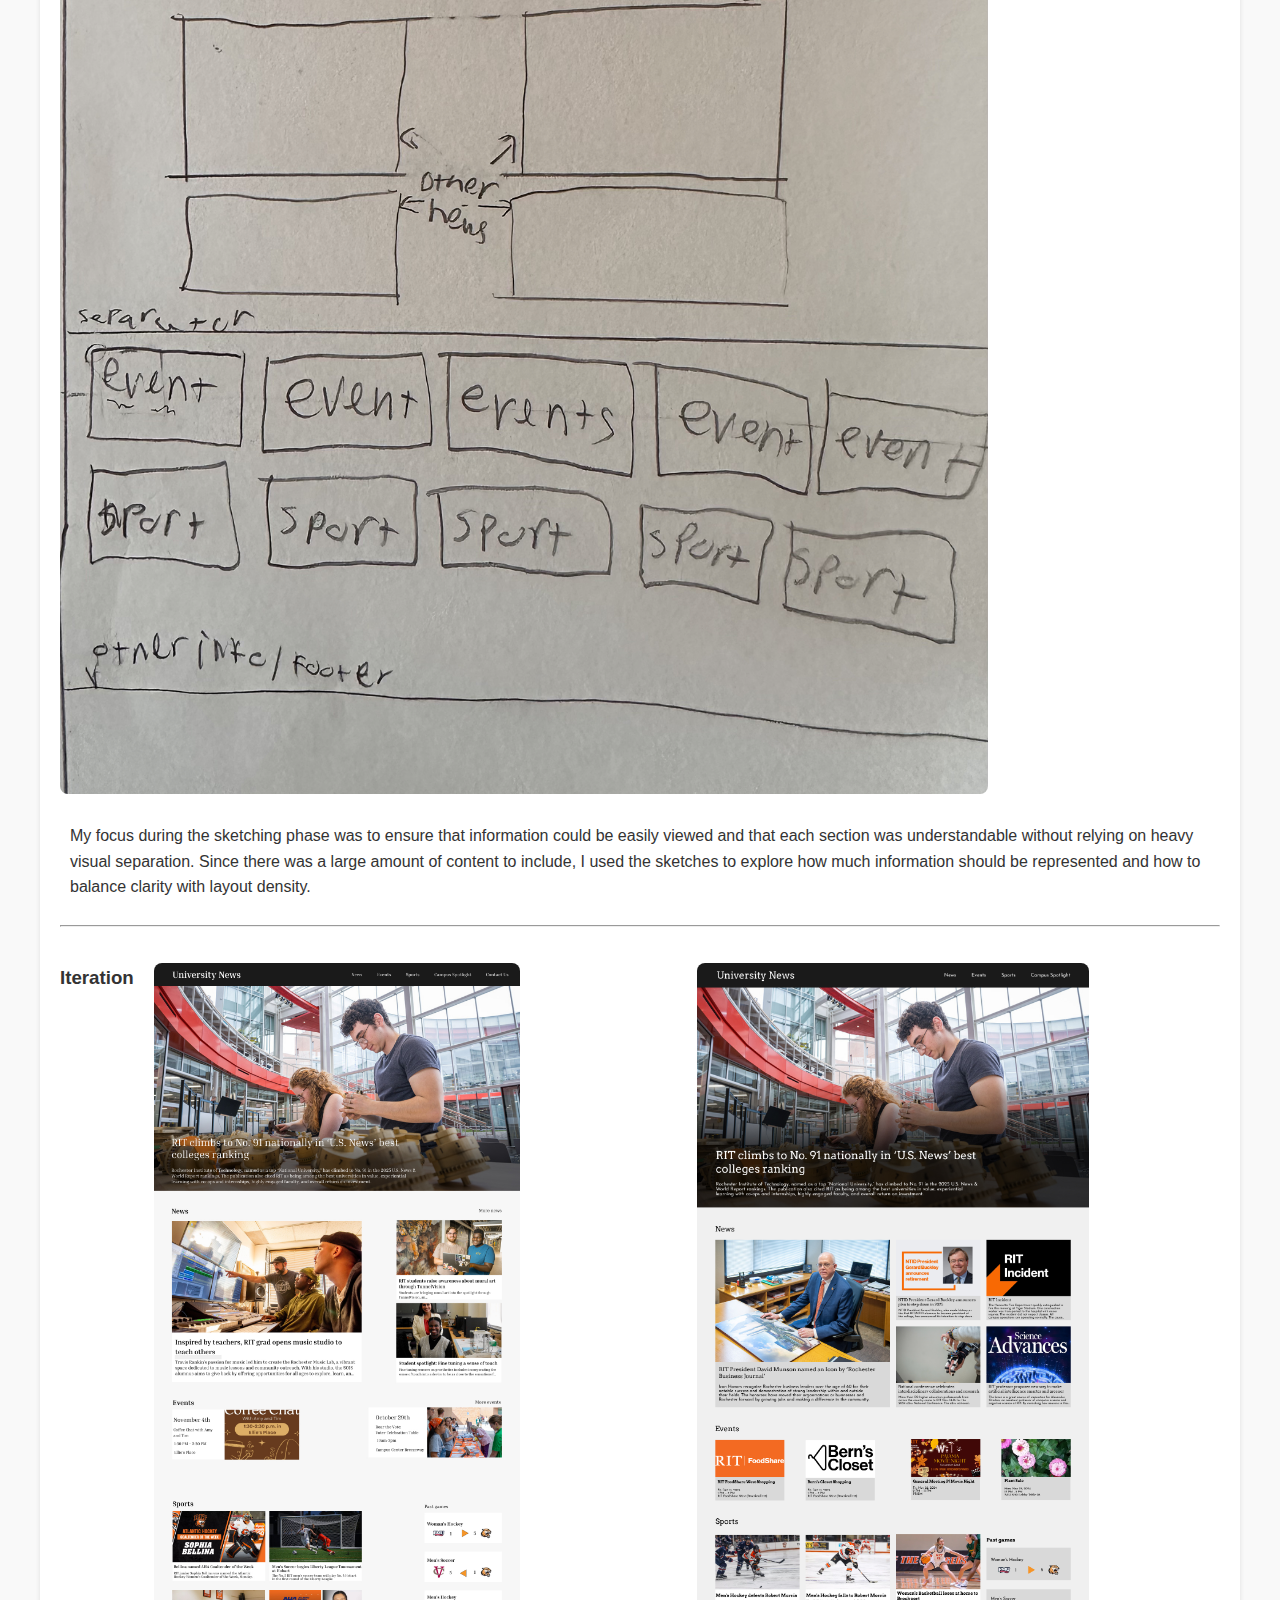
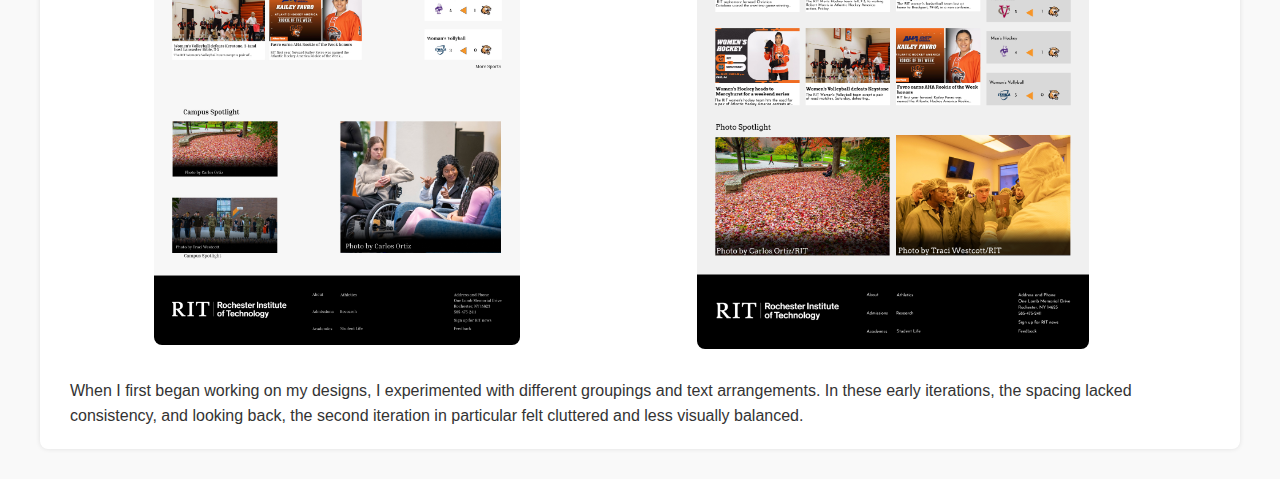
<file: otherpages/project_1.html>
<!DOCTYPE html>
<html>
<head>
    <meta charset="UTF-8" />
    <title>project 1</title>
    <link rel="stylesheet" href="../style.css"/>
</head>
<body>
    <header><h1>Veronica's Portfolio</h1><nav><a href="../Main.html">Home</a><a href="../Main.html#about">About me</a><a href="../Main.html#portfolio">Portfolio</a>
    </nav>
    </header>
    <section>
        <br>
        <a class="item" href="../index.html">Homepage</a>
        <br>
        <div class="row">
             <h3>University News Redesign</h3>
             <h5>October-November 2024, May 2025</h5>
            <p>Made in Figma</p>
             <br>
            <div class="column">
                <img style="width: 100%;"src="../images/redesign.jpg" alt="Image of the redesign for Rochester Institute of Technology University News webpage. The top section features a large banner photo of students working on a project in a modern campus building, with the headline 'RIT climbs to No. 91 nationally in ‘U.S. News’ best colleges ranking.' Below that are sections titled 'News,' 'Photo Spotlight,' and 'Sports.' News articles cover a campus fire incident, retirement of NTID President Gerard Buckley, a national conference on research collaboration, and new AI research by an RIT professor. The Photo Spotlight includes various campus life and event photos. The Sports section highlights upcoming women’s hockey games, volleyball wins, and Kailey Favro earning Rookie of the Week honors. The footer includes contact details for RIT and links to various institutional pages like Admissions, Athletics, and Student Life.">
            </div>
            <div class="column">
                <p>This design is an updated version of the one I originally submitted for class, as I knew there was room for improvement. I adjusted the spacing, refined the page content, and repositioned images to create a more visually organized layout. In earlier iterations, the larger gaps between sections made the page feel somewhat disconnected, so I focused on tightening the layout to achieve better visual flow. This project made me think more critically about how I approach website design and reminded me of the saying “less is more.” For much of the process, I was trying to include more content than was necessary, but since my professor encouraged us to modify the content freely, I took that opportunity to simplify and focus on what mattered most.</p>
            </div>
          </div>
          <br>
          <hr>
          <br>
        <div class="row">
            <h3>Sketches</h3>
            <div class="column">
                <img style="width: 80%;" src="../images/redesign_sketch_1.png" alt="A hand-drawn wireframe of a website layout. At the top, a large rectangular section labeled 'Image' is positioned next to a smaller box labeled 'info' with 'news,'' 'search,' and 'links' noted beside it. Below this are two horizontal content blocks: the first is labeled 'other events' with stacked rectangular sections, and the second is labeled 'sports' with a similar stacked layout. A small icon resembling an upward arrow is labeled “go up,” suggesting a scroll-to-top button. At the bottom, there is a 'Footer' area with a note 'other,'' indicating additional information or links.">
            </div>
            <div class="column">
                <img style="width: 80%;" src="../images/redesign_sketch_2.png" alt="A sketched layout for a news-based webpage. The top section includes a header area labeled 'logo, header, topics, date' with a search icon. Below it, a large 'image news' section is accompanied by a narrow 'text news' column on the left. The next row contains multiple rectangles labeled “other news.” A separating line divides this from a grid layout featuring boxes labeled “event” and “sport” arranged in two rows. At the bottom, there's a footer section labeled 'footer/search?.'">
            </div>
            <p>My focus during the sketching phase was to ensure that information could be easily viewed and that each section was understandable without relying on heavy visual separation. Since there was a large amount of content to include, I used the sketches to explore how much information should be represented and how to balance clarity with layout density.</p>
          </div>
          <br>
          <hr>
          <br>
          <div class="row">
            <h3>Iteration</h3>
            <div class="column">
                <img style="width: 70%;" src="../images/redesign_iteration1.jpg" alt="An image of a design made for the Rochester Institute of Technology University News webpage. The top section features a large banner photo of two students working on mechanical parts in a bright, modern campus building, with the headline “RIT climbs to No. 91 nationally in ‘U.S. News’ best colleges ranking.” Below the banner are sections titled “News,” “Events,” “Sports,” and “Campus Spotlight.” The News section highlights a story about an RIT graduate opening a music studio and smaller articles about mural art and prosthetics research. The Events section lists a Coffee Chat on November 4th and a Voter Celebration Table on October 29th. The Sports section showcases women’s hockey and volleyball games, as well as Kailey Favro and Sophia Bellina receiving AHA honors. The Campus Spotlight displays photos of students and campus scenes. The footer contains RIT contact information and links to pages for Admissions, Research, and Student Life.">
            </div>
            <div class="column">
                <img style="width: 75%;" src="../images/redesign_iteration2.jpg" alt="An image of a design made for for the Rochester Institute of Technology University News webpage. The top section features the same banner photo of two students working on a project in a modern academic space, with the headline “RIT climbs to No. 91 nationally in ‘U.S. News’ best colleges ranking.” Below that, the layout displays sections titled “News,” “Events,” “Sports,” and “Photo Spotlight.” The News section includes stories about RIT President David Munson being recognized by the Rochester Business Journal, NTID President Gerard Buckley’s retirement, a campus incident report, research collaborations, and advances in artificial intelligence. The Events section highlights campus programs such as RIT FoodShare, Bern’s Closet Shopping, a pajama movie night, and a plant sale. The Sports section covers men’s and women’s hockey, volleyball, and basketball games, with a sidebar showing recent game scores. The Photo Spotlight features campus life and lab images. The footer lists RIT’s address, contact number, and institutional links.">
            </div>
            <p>When I first began working on my designs, I experimented with different groupings and text arrangements. In these early iterations, the spacing lacked consistency, and looking back, the second iteration in particular felt cluttered and less visually balanced.</p>
          </div>
</section>
</body>
</html>
</file>
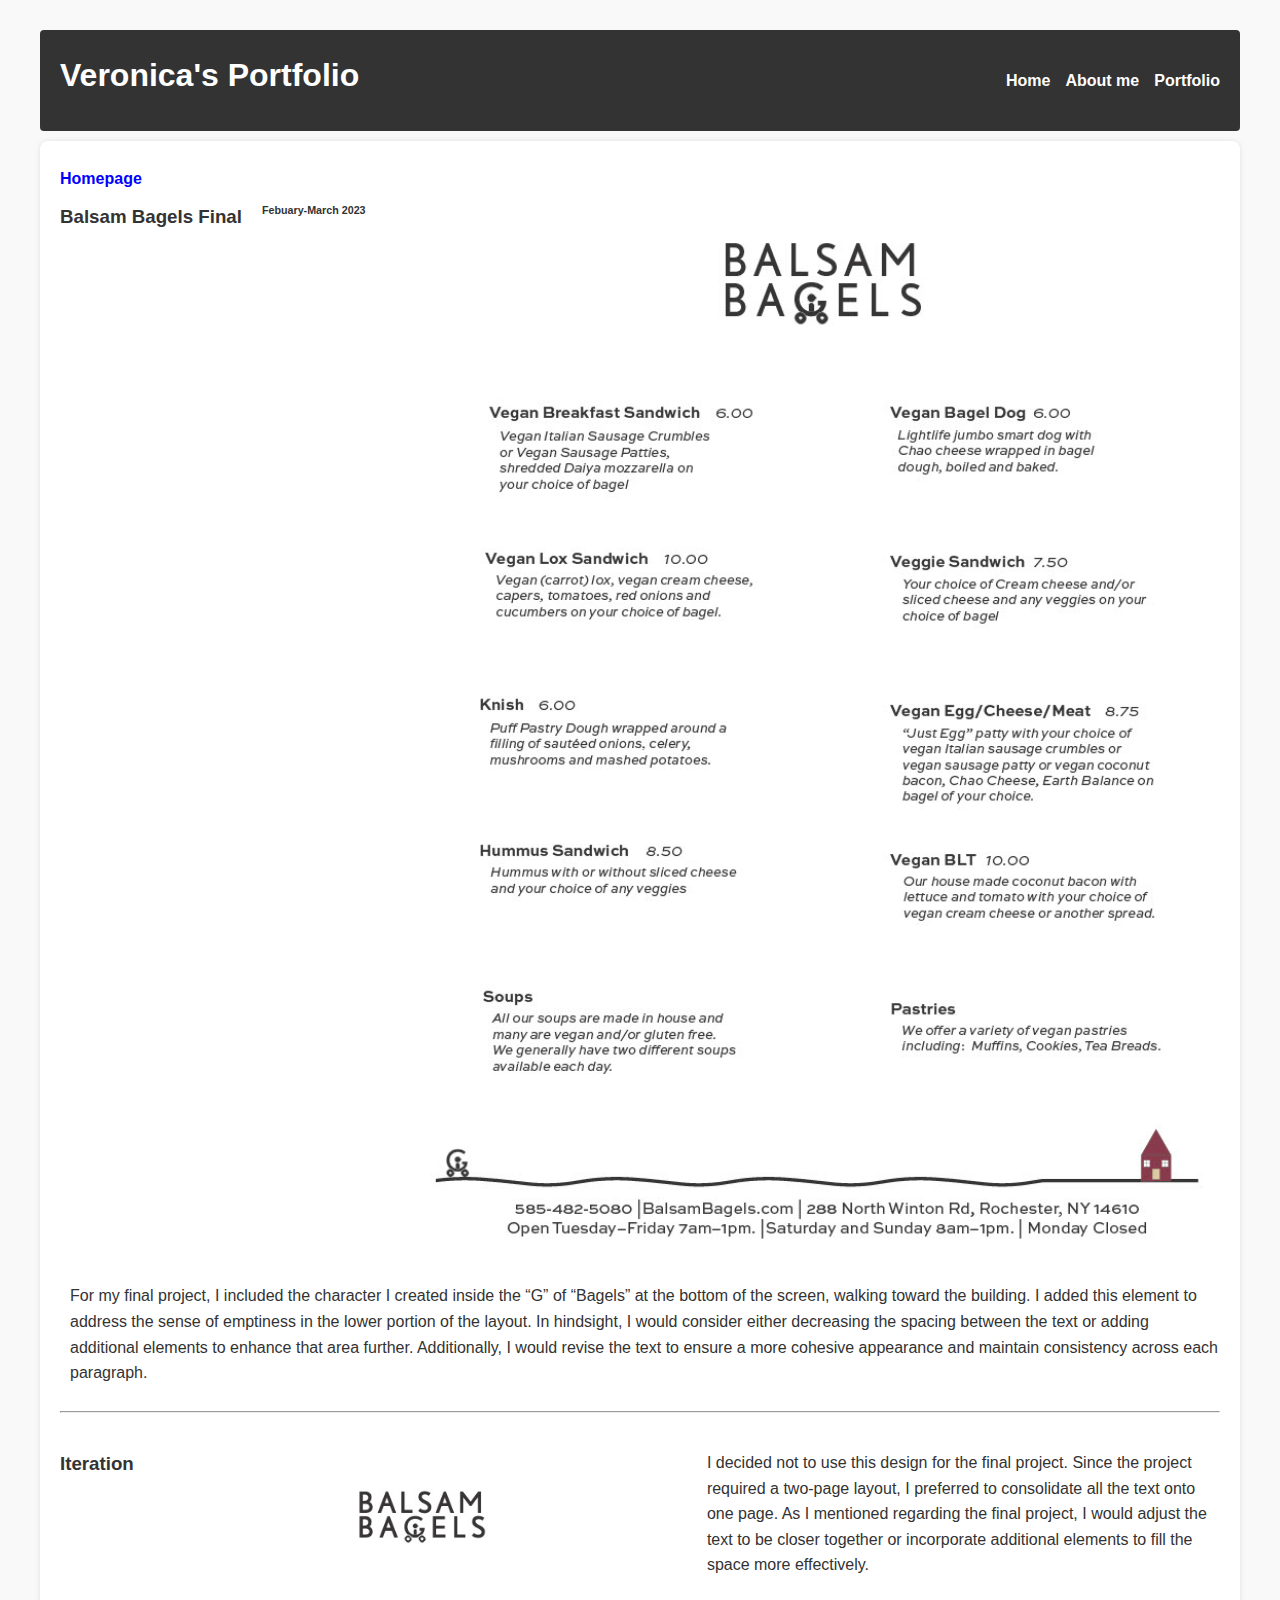
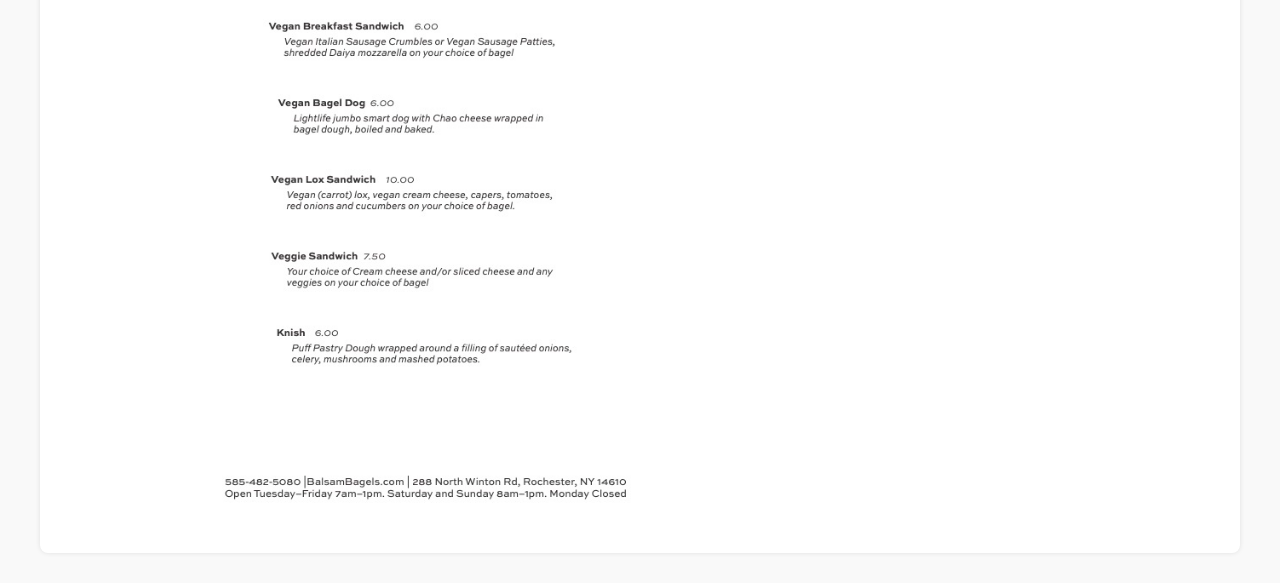
<file: otherpages/project_2.html>
<!DOCTYPE html>
<html>
<head>
    <meta charset="UTF-8" />
    <title>project 2</title>
    <link rel="stylesheet" href="../style.css"/>
</head>
<body>
    <header><h1>Veronica's Portfolio</h1><nav><a href="../index.html">Home</a><a href="../index.html">About me</a><a href="../index.html">Portfolio</a>
    </nav>
    </header>
    <section>
        <a class="item" href="../index.html">Homepage</a>
        <br>
         <div class="row">
            <h3> Balsam Bagels Final</h3>
            <h6>Febuary-March 2023</h6>
            <br>
            <div class="column">
                <img style="width: 100%;"src="../images/Balsam_Bagels.jpg" alt="A menu from Balsam Bagels featuring vegan options such as a Vegan Breakfast Sandwich, Vegan Bagel Dog, Vegan Lox Sandwich, and more. The menu lists prices and includes descriptions like 'Vegan Sausage Crumbles' and 'Chao cheese,'along with a note that soups and pastries are available.">
            </div>
            <div class="column">
                <p>For my final project, I included the character I created inside the “G” of “Bagels” at the bottom of the screen, walking toward the building. I added this element to address the sense of emptiness in the lower portion of the layout. In hindsight, I would consider either decreasing the spacing between the text or adding additional elements to enhance that area further. Additionally, I would revise the text to ensure a more cohesive appearance and maintain consistency across each paragraph.</p>
            </div>
          </div>
          <br>
          <hr>
          <br>
          <div class="row">
            <h3>Iteration</h3>
            <div class="column">
                <img style="width: 100%;" src="../images/Balsam_bagels_I.jpg" alt="A menu from Balsam Bagels that includes items like a Vegan Breakfast Sandwich, Vegan Bagel Dog, and Veggie Sandwich. It features various options with prices, emphasizing vegan ingredients and the option to customize with different toppings.">
            </div>
            <div class="column">
            <p>I decided not to use this design for the final project. Since the project required a two-page layout, I preferred to consolidate all the text onto one page. As I mentioned regarding the final project, I would adjust the text to be closer together or incorporate additional elements to fill the space more effectively.</p>
            </div>
          </div>
</section>
</body>
</html>
</file>
<file: style.css>
* {
  margin: 0;
  padding: 0;
  box-sizing: border-box;
}

body {
  font-family: Arial, "Helvetica", sans-serif;
 line-height: 1.6;
  background: #f9f9f9;
  color: #333;
  padding: 20px;
}

header {
  background-color: #333;
  color: white;
  margin: 10px auto;
  padding: 20px;
  border-radius: 4px;
  display: flex;
  justify-content: space-between;
  align-items: center;
  flex-wrap: wrap;
  max-width: 1200px;
}

header h1 {
  margin-bottom: 10px;
}

nav a {
  color: white;
  text-decoration: none;
  margin-left: 15px;
  font-weight: bold;
}

nav a:hover {
  text-decoration: underline;
}

section {
  margin: 10px auto;
  padding: 20px;
  max-width: 1200px;
  background: white;
  border-radius: 8px;
  box-shadow: 0 0 5px rgba(0,0,0,0.1);
}
.item{
  display: inline-block;
    margin-top: 5px;
    text-decoration: none;
    font-weight: bold;
    color: blue;
}
.item:hover {
  text-decoration: underline;
}

.row {
  display: flex;
  flex-wrap: wrap;
  gap: 20px;
  align-items: flex-start;
  margin-top: 10px;
}

.column {
  flex: 1 1 45%;
  min-width: 280px;
}


.column img {
  width: 100%;
  height: auto;
  border-radius: 8px;
}
ul{
  padding-left: 40px;
  padding-top: 10px;
}

p{
  padding-left: 10px;
  padding-top: 1px;
}


@media (max-width: 768px) {
  header {
    flex-direction: column;
    align-items: center;
    text-align: center;
  }

  .column img {
    width: 80%;   
    margin: 0 auto;
    display: block;
}

  nav {
    justify-content: center;
  }

  .row {
    flex-direction: column;
  }

  .column {
    flex: 1 1 100%;
  }
  ul{
  padding-left: 30px;
  padding-top: 10px;
}
}

@media (max-width: 480px) {
  body {
    padding: 10px;
  }

  .column img {
    width: 70%;    
    margin: 0 auto;
    display: block;
  }

  header h1 {
    font-size: 1.4rem;
  }

  nav {
    flex-direction: column;
    gap: 10px;
  }

  nav a {
    display: block;
    text-align: center;
  }

  section {
    padding: 15px;
  }

  .item {
    display: block;
    text-align: center;
    margin-top: 10px;
    ul{
  padding-left: 20px;
  padding-top: 50px;
}
  }
}
</file>
